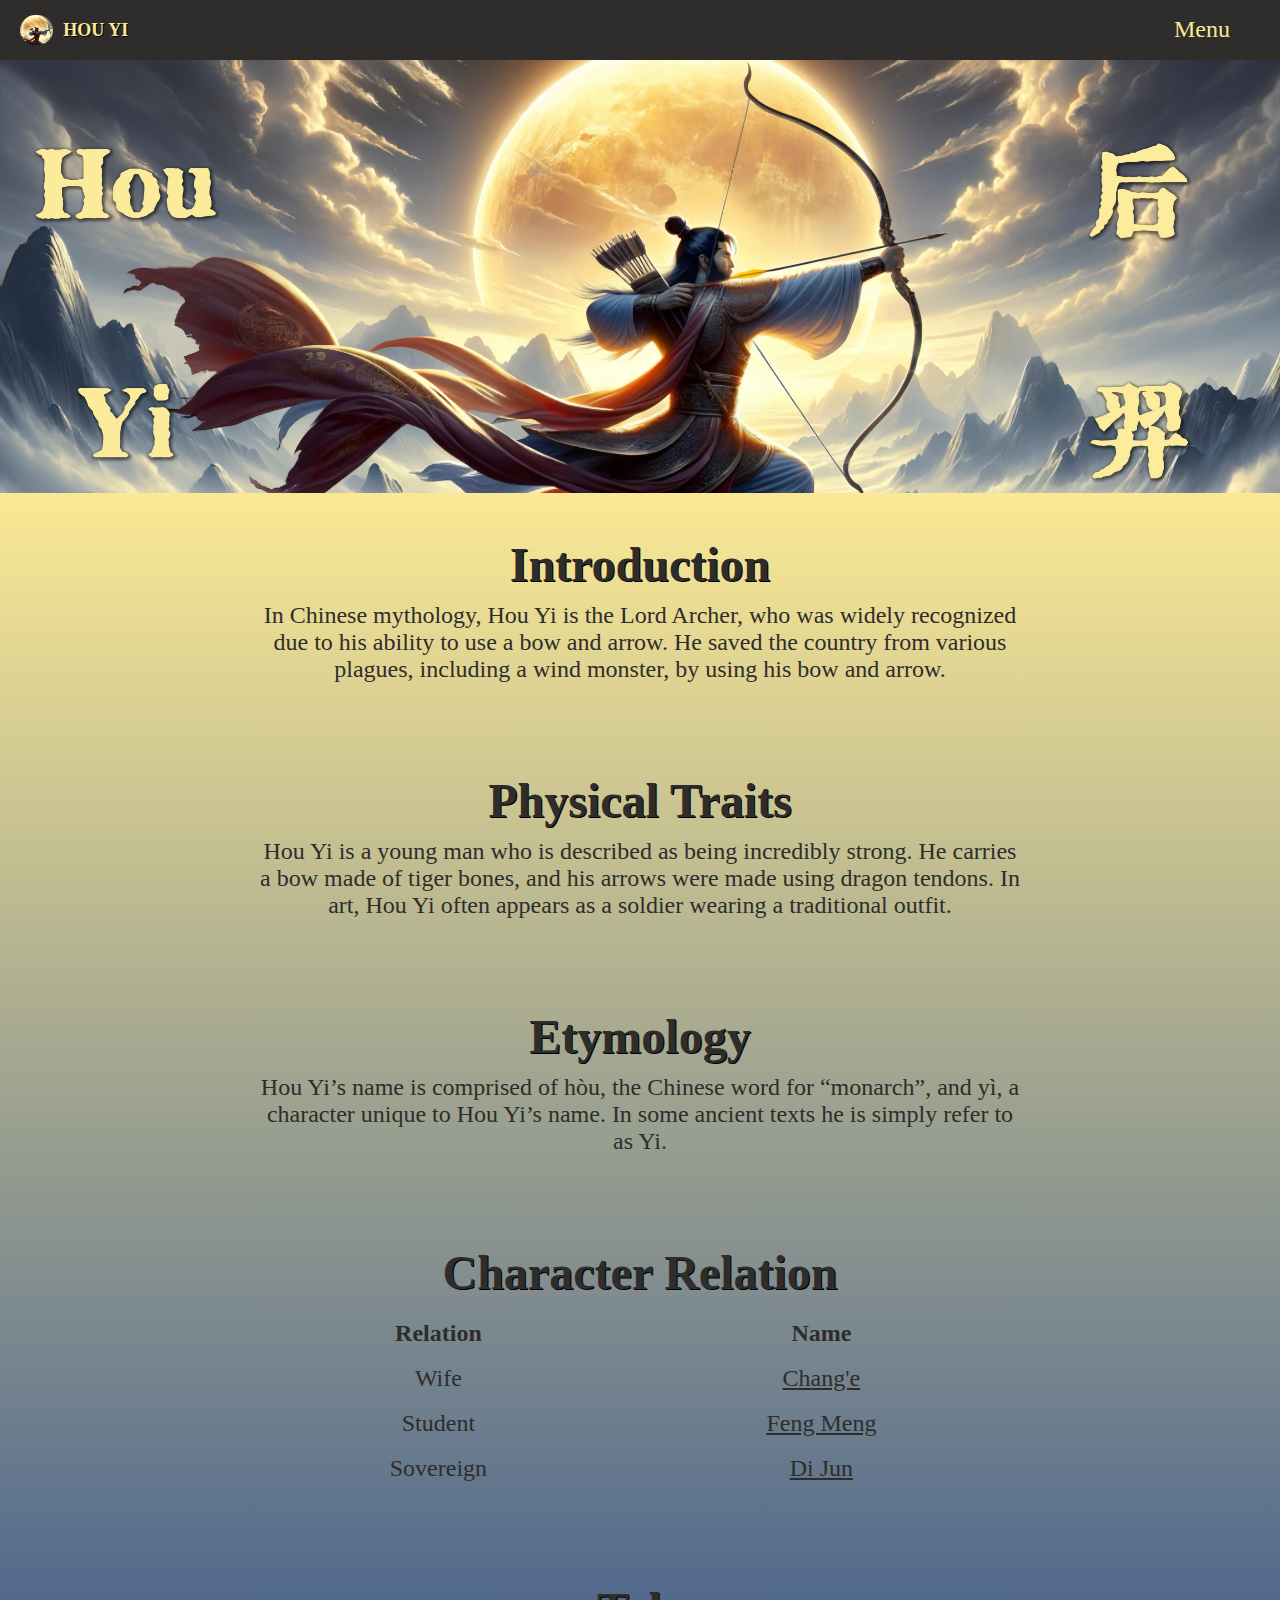
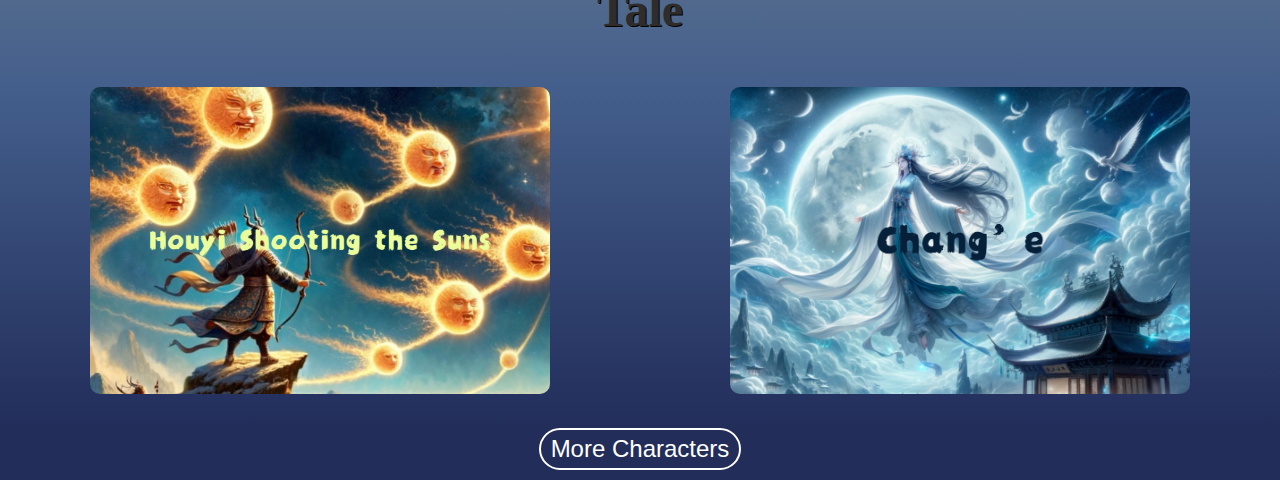
<file: index.html>
<!DOCTYPE html>
<html lang="en">
  <head>
    <meta charset="UTF-8">
    <meta name="viewport" content="width=device-width, initial-scale=1.0">
    <title>Hou Yi</title>
    <link rel="icon" href="image/icon.png">
    <link rel="stylesheet" href="style.css">
  </head>
  <body id="main">
    <nav>
      <div class="nav-icon">
        <a href="index.html">
          <img src="image/icon.png" alt="icon">
          <span>HOU YI</span>
        </a>
      </div>
      <div class="menu-div">
        <div class="menu-button">Menu</div>
        <div class="menu-content">
          <a href="more_cha.html">More Characters</a>
          <a href="https://en.wikipedia.org/wiki/Hou_Yi">Wikipedia</a>
          <a href="#menu-introduction">Introduction</a>
          <a href="#menu-traits">Physical Traits</a>
          <a href="#menu-etymology">Etymology</a>
          <a href="#menu-relation">Character Relation</a>
          <a href="#menu-tale">Tale</a>
        </div>
      </div>
    </nav>
    <div>
      <img src="image/main_page.jpg" class="main-image" alt="Hou Yi picture">
    </div>
    <div id="text1">
      <div id="menu-introduction" class="text-box">
        <h1 class="main-head">Introduction</h1>
        <p>
          In Chinese mythology, Hou Yi is the Lord Archer, who was widely
          recognized due to his ability to use a bow and arrow. He saved the
          country from various plagues, including a wind monster, by using his
          bow and arrow.
        </p>
      </div>
      <div id="menu-traits" class="text-box">
        <h1 class="main-head">Physical Traits</h1>
        <p>
          Hou Yi is a young man who is described as being incredibly strong. He
          carries a bow made of tiger bones, and his arrows were made using
          dragon tendons. In art, Hou Yi often appears as a soldier wearing a
          traditional outfit.
        </p>
      </div>
      <div id="menu-etymology" class="text-box">
        <h1 class="main-head">Etymology</h1>
        <p>
          Hou Yi’s name is comprised of hòu, the Chinese word for
          “monarch”, and yì, a character unique to Hou Yi’s name. In some
          ancient texts he is simply refer to as Yi.
        </p>
      </div>
      <div id="menu-relation" class="text-box">
        <h1 class="main-head">Character Relation</h1>
        <table>
          <thead>
            <tr>
              <th>Relation</th>
              <th>Name</th>
            </tr>
          </thead>
          <tbody>
            <tr>
              <td>Wife</td>
              <td>
                <a href="https://en.wikipedia.org/wiki/Chang%27e">Chang'e</a>
              </td>
            </tr>
            <tr>
              <td>Student</td>
              <td>
                <a href="https://en.wikipedia.org/wiki/Feng_Meng">Feng Meng</a>
              </td>
            </tr>
            <tr>
              <td>Sovereign</td>
              <td>
                <a href="https://en.wikipedia.org/wiki/Di_Jun">Di Jun</a>
              </td>
            </tr>
          </tbody>
        </table>
      </div>
      <div id="menu-tale" class="text-box">
        <h1 class="main-head">Tale</h1>
      </div>
    </div>
    <div id="tale">
      <div>
        <a href="hou_yi.html" class="tale-link">
          <img src="image/main_sun.jpg" alt="shooting sun">
        </a>
      </div>
      <div>
        <a href="chang_e.html" class="tale-link">
          <img src="image/main_moon.jpg" alt="Chang'e">
        </a>
      </div>
    </div>
    <div class="more-button-container">
      <div class="more-button">
        <a href="more_cha.html">More Characters</a>
      </div>
    </div>
  </body>
</html>
</file>
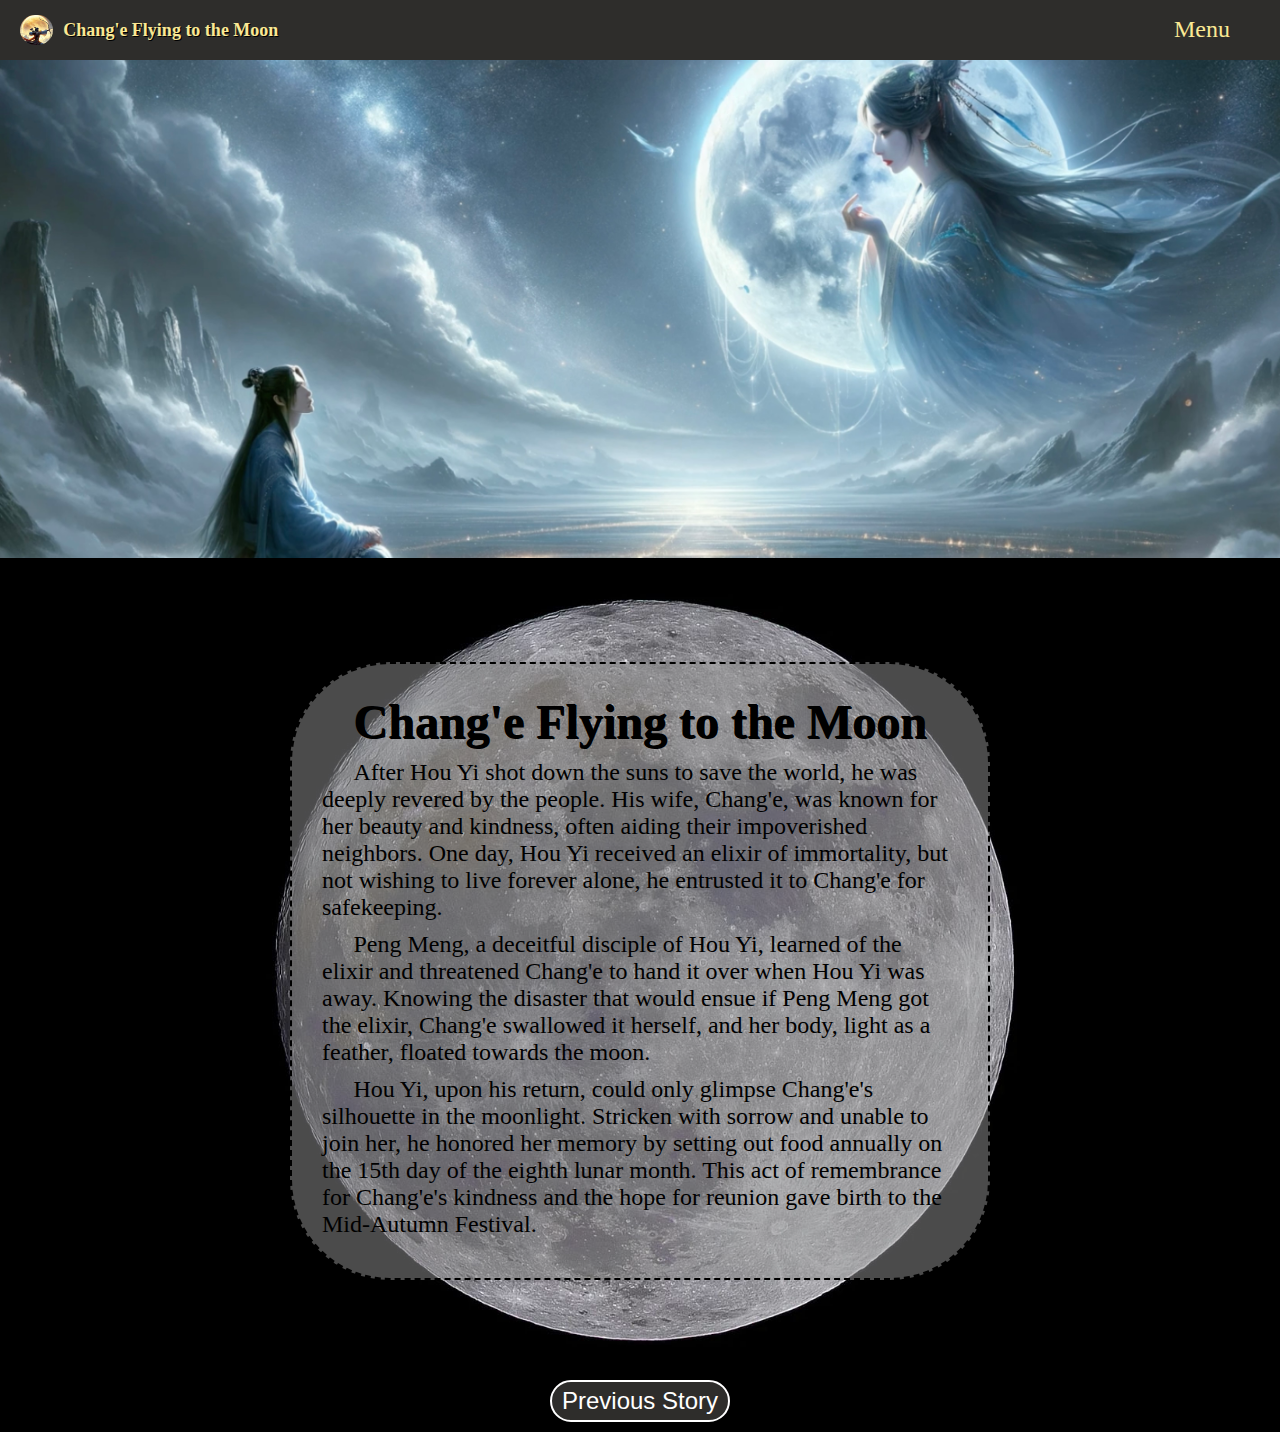
<file: chang_e.html>
<!DOCTYPE html>
<html lang="en">
  <head>
    <meta charset="UTF-8">
    <meta name="viewport" content="width=device-width, initial-scale=1.0">
    <title>Chang'e</title>
    <link rel="icon" href="image/icon.png">
    <link rel="stylesheet" href="style.css">
  </head>

  <body id="story">
    <nav>
      <div class="nav-icon">
        <a href="index.html">
          <img src="image/icon.png" alt="icon">
          <span>Chang'e Flying to the Moon</span>
        </a>
      </div>
      <div class="menu-div">
        <div class="menu-button">Menu</div>
        <div class="menu-content">
          <a href="#moon-story">Story</a>
          <a href="https://en.wikipedia.org/wiki/Chang%27e">Wikipedia</a>
          <a href="index.html">Main Page</a>
          <a href="more_cha.html">More Characters</a>
        </div>
      </div>
    </nav>
    <div>
      <img
        src="image/moon_main.jpg"
        class="main-image"
        alt="Shooting the Suns picture">
    </div>
    <div id="moon-story">
      <div class="text-sqaure-moon" id="chang_e">
        <h1 class="main-head">Chang'e Flying to the Moon</h1>
        <p>
          After Hou Yi shot down the suns to save the world, he was deeply
          revered by the people. His wife, Chang'e, was known for her beauty and
          kindness, often aiding their impoverished neighbors. One day, Hou Yi
          received an elixir of immortality, but not wishing to live forever
          alone, he entrusted it to Chang'e for safekeeping.
        </p>
        <p>
          Peng Meng, a deceitful disciple of Hou Yi, learned of the elixir and
          threatened Chang'e to hand it over when Hou Yi was away. Knowing the
          disaster that would ensue if Peng Meng got the elixir, Chang'e
          swallowed it herself, and her body, light as a feather, floated
          towards the moon.
        </p>
        <p>
          Hou Yi, upon his return, could only glimpse Chang'e's silhouette in
          the moonlight. Stricken with sorrow and unable to join her, he honored
          her memory by setting out food annually on the 15th day of the eighth
          lunar month. This act of remembrance for Chang'e's kindness and the
          hope for reunion gave birth to the Mid-Autumn Festival.
        </p>
      </div>
    </div>
    <div class="next-story-container">
      <div class="next-story">
        <a href="hou_yi.html">Previous Story</a>
      </div>
    </div>
  </body>
</html>
</file>
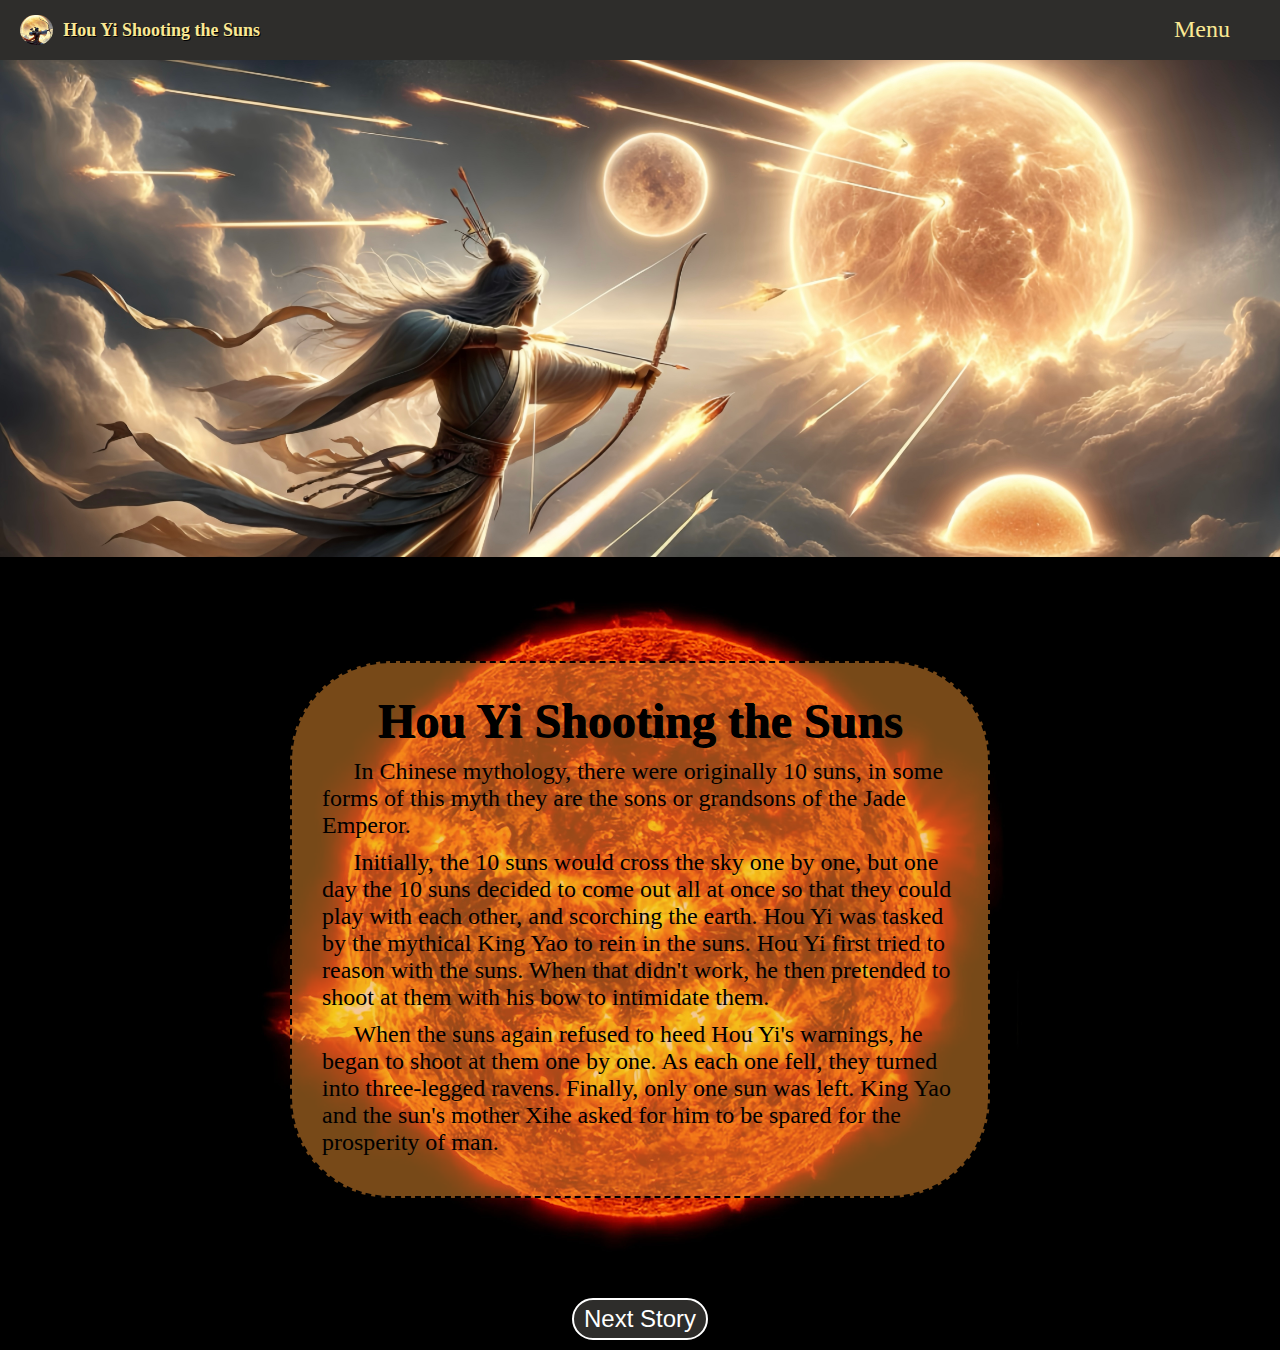
<file: hou_yi.html>
<!DOCTYPE html>
<html lang="en">
  <head>
    <meta charset="UTF-8">
    <meta name="viewport" content="width=device-width, initial-scale=1.0">
    <title>shooting Suns</title>
    <link rel="icon" href="image/icon.png">
    <link rel="stylesheet" href="style.css">
  </head>

  <body id="story">
    <nav>
      <div class="nav-icon">
        <a href="index.html">
          <img src="image/icon.png" alt="icon">
          <span>Hou Yi Shooting the Suns</span>
        </a>
      </div>
      <div class="menu-div">
        <div class="menu-button">Menu</div>
        <div class="menu-content">
          <a href="#sun-story">Story</a>
          <a href="https://en.wikipedia.org/wiki/Hou_Yi">Wikipedia</a>
          <a href="index.html">Main Page</a>
          <a href="more_cha.html">More Characters</a>
        </div>
      </div>
    </nav>
    <div class="main-page-container">
      <img
        src="image/sun_main.jpg"
        class="main-image"
        alt="Shooting the Suns picture">
    </div>
    <div id="sun-story">
      <div class="text-sqaure-sun" id="hou_yi">
        <h1 class="main-head">Hou Yi Shooting the Suns</h1>
        <p>
          In Chinese mythology, there were originally 10 suns, in some forms of
          this myth they are the sons or grandsons of the Jade Emperor.
        </p>
        <p>
          Initially, the 10 suns would cross the sky one by one, but one day the
          10 suns decided to come out all at once so that they could play with
          each other, and scorching the earth. Hou Yi was tasked by the mythical
          King Yao to rein in the suns. Hou Yi first tried to reason with the
          suns. When that didn't work, he then pretended to shoot at them with
          his bow to intimidate them.
        </p>
        <p>
          When the suns again refused to heed Hou Yi's warnings, he began to
          shoot at them one by one. As each one fell, they turned into
          three-legged ravens. Finally, only one sun was left. King Yao and the
          sun's mother Xihe asked for him to be spared for the prosperity of
          man.
        </p>
      </div>
    </div>
    <div class="next-story-container">
      <div class="next-story">
        <a href="chang_e.html">Next Story</a>
      </div>
    </div>
  </body>
</html>
</file>
<file: style.css>
* {
  margin: 0;
  padding: 0;
  box-sizing: border-box;
}

html {
  scroll-behavior: smooth;
}

body#main {
  font-family: "Roboto", sans-serif;
  text-align: center;
  display: flex;
  flex-direction: column;
  background-color: #fae894;
}

body#story {
  font-family: "Roboto", sans-serif;
  text-align: center;
  display: flex;
  flex-direction: column;
  background-color: black;
}

body#more-charactor {
  font-family: "Roboto", sans-serif;
  text-align: center;
  display: flex;
  flex-direction: column;
}

nav {
  background-color: #2e2d2b;
  text-align: left;
  padding-top: 15px;
  padding-bottom: 15px;
}

nav > div > a > img {
  height: 30px;
  border-radius: 20px;
  margin-right: 10px;
}

nav > div > a {
  color: #fae894;
  text-decoration: none;
  align-items: center;
  display: flex;
  font-family: "Marker Felt", fantasy;
  font-weight: bold;
  font-size: large;
  padding-left: 20px;
  text-shadow: 1px 1px black;
}

.menu-div {
  position: absolute;
  right: 0;
  top: 0;
  text-align: center;
  font-family: "Comic Sans MS", "Comic Sans", cursive;
}

.menu-button {
  background-color: #2e2d2b;
  color: #fae894;
  font-size: x-large;
  padding-top: 15%;
  padding-right: 50px;
}

.menu-content {
  display: none;
  position: absolute;
  right: 0;
  top: 100%;
  width: 170px;
  background-color: #2e2d2b;
  border-radius: 20px;
  box-shadow: 15px 15px 15px 15px rgba(0, 0, 0, 0.2);
}

.menu-content a {
  color: white;
  padding: 10px;
  display: block;
  border-radius: 20px;
  text-decoration: none;
}

.menu-div:hover .menu-content {
  display: block;
}

.menu-content a:hover {
  background-color: #191919;
  color: #fae894;
  border-radius: 20px;
}

.main-image {
  width: 100%;
}

div#text1 {
  background-image: linear-gradient(to bottom, #fae894, #445f8c);
  color: #2e2d2b;
  display: flex;
  flex-direction: column;
  align-items: center;
}

.text-box {
  margin-top: 40px;
  margin-bottom: 40px;
  width: 60%;
}

.main-head {
  margin-bottom: 10px;
  font-size: xxx-large;
  font-family: "Apple Chancery", cursive;
  font-weight: bold;
  text-shadow: 1px 1px black;
}

div#text1 > div > p {
  margin-bottom: 10px;
  font-size: x-large;
  font-family: "Comic Sans MS", "Comic Sans", cursive;
}

table {
  width: 100%;
  margin-top: 10px;
  margin-bottom: 10px;
  margin-left: auto;
  margin-right: auto;
}

th,
td {
  padding: 8px;
  text-align: center;
  font-size: x-large;
  font-family: "Comic Sans MS", "Comic Sans", cursive;
}

td > a,
.char-item > a {
  color: #2e2d2b;
}

td > a:hover,
.char-item > a:hover {
  color: #609ace;
}

div#tale {
  background-image: linear-gradient(to bottom, #445f8c, #222d5a);
  display: flex;
}

div#tale > div {
  flex: 1;
  padding-left: 5%;
  padding-right: 5%;
  margin-bottom: 30px;
}

.tale-link > img {
  width: 90%;
  height: auto;
  border-radius: 10px;
  transition: transform 0.2s, box-shadow 0.2s;
}
.tale-link > img:hover {
  transform: scale(1.05);
  box-shadow: 10px 10px rgba(0, 0, 0, 0.2);
}

#sun-story {
  background-image: url("image/sun_bg1.jpg");
  background-size: cover;
  background-position: center;
  padding: 100px;
  display: flex;
  justify-content: center;
}

#moon-story {
  background-image: url("image/moon_bg1.jpg");
  background-size: cover;
  background-position: center;
  padding: 100px;
  display: flex;
  justify-content: center;
}

.text-sqaure-sun {
  background-color: rgba(238, 146, 47, 0.5);
  padding: 30px;
  border: 2px dashed black;
  border-radius: 100px;
  border-color: black;
  max-width: 700px;
  text-align: center;
}

.text-sqaure-moon {
  background-color: rgba(150, 150, 150, 0.5);
  padding: 30px;
  border: 2px dashed black;
  border-radius: 100px;
  border-color: black;
  max-width: 700px;
  text-align: center;
}

.text-sqaure-sun p,
.text-sqaure-moon p {
  margin-bottom: 10px;
  font-size: x-large;
  font-family: "Comic Sans MS", "Comic Sans", cursive;
  text-align: left;
  text-indent: 2cap;
}

.next-story-container {
  background-color: black;
  padding-bottom: 10px;
  display: flex;
  justify-content: center;
}

.next-story {
  background-color: #2e2d2b;
  padding: 5px;
  border: 2px solid;
  border-radius: 50px;
  border-color: white;
}

.next-story a {
  font-family: "Gill Sans", sans-serif;
  font-size: x-large;
  color: white;
  text-decoration: none;
  padding: 5px;
}

.next-story a:hover {
  color: #fae894;
}

.next-story:hover {
  background-color: #191919;
  border-color: #fae894;
}

video {
  width: 100%;
}

.more-charactor-container {
  background-image: url("image/char_bg.jpg");
  background-size: cover;
  background-position: center;
  display: flex;
  flex-direction: column;
  align-items: center;
  padding: 10%;
  text-align: left;
}

.character-head {
  margin-bottom: 10px;
  font-size: xxx-large;
  font-family: "Apple Chancery", cursive;
  font-weight: bold;
  text-shadow: 3px 3px 3px #ea5268;
  color: #fffdd0;
}

.char-list {
  font-size: x-large;
  font-family: "American Typewriter", serif;
  color: #fffdd0;
  text-shadow: 3px 3px 3px #ea5268;
}

.char-item {
  padding: 10px;
}

.char-item > a {
  color: #fffdd0;
  text-shadow: 3px 3px 3px #ea5268;
}

.more-button-container {
  background-color: #222d5a;
  padding-bottom: 10px;
  display: flex;
  justify-content: center;
}

.more-button {
  background-color: #222d5a;
  padding: 5px;
  border: 2px solid;
  border-radius: 50px;
  border-color: white;
}

.more-button a {
  font-family: "Gill Sans", sans-serif;
  font-size: x-large;
  color: white;
  text-decoration: none;
  padding: 5px;
}

.more-button a:hover {
  color: #fae894;
}

.more-button:hover {
  background-color: #091b34;
  border-color: #fae894;
}

.select-header {
  margin-top: 30px;
  margin-bottom: 10px;
  font-size: xx-large;
  font-family: "Apple Chancery", cursive;
  font-weight: bold;
  text-shadow: 3px 3px 3px #ea5268;
  color: #fffdd0;
}

.more-charactor-container select {
  font-size: x-large;
  font-weight: bold;
  font-family: "Times New Roman", Times, serif;
  color: #fffdd0;
  text-align: center;
  border: 2px solid;
  padding: 10px;
  width: 30%;
  background-color: rgba(0, 0, 0, 0.3);
}
</file>
